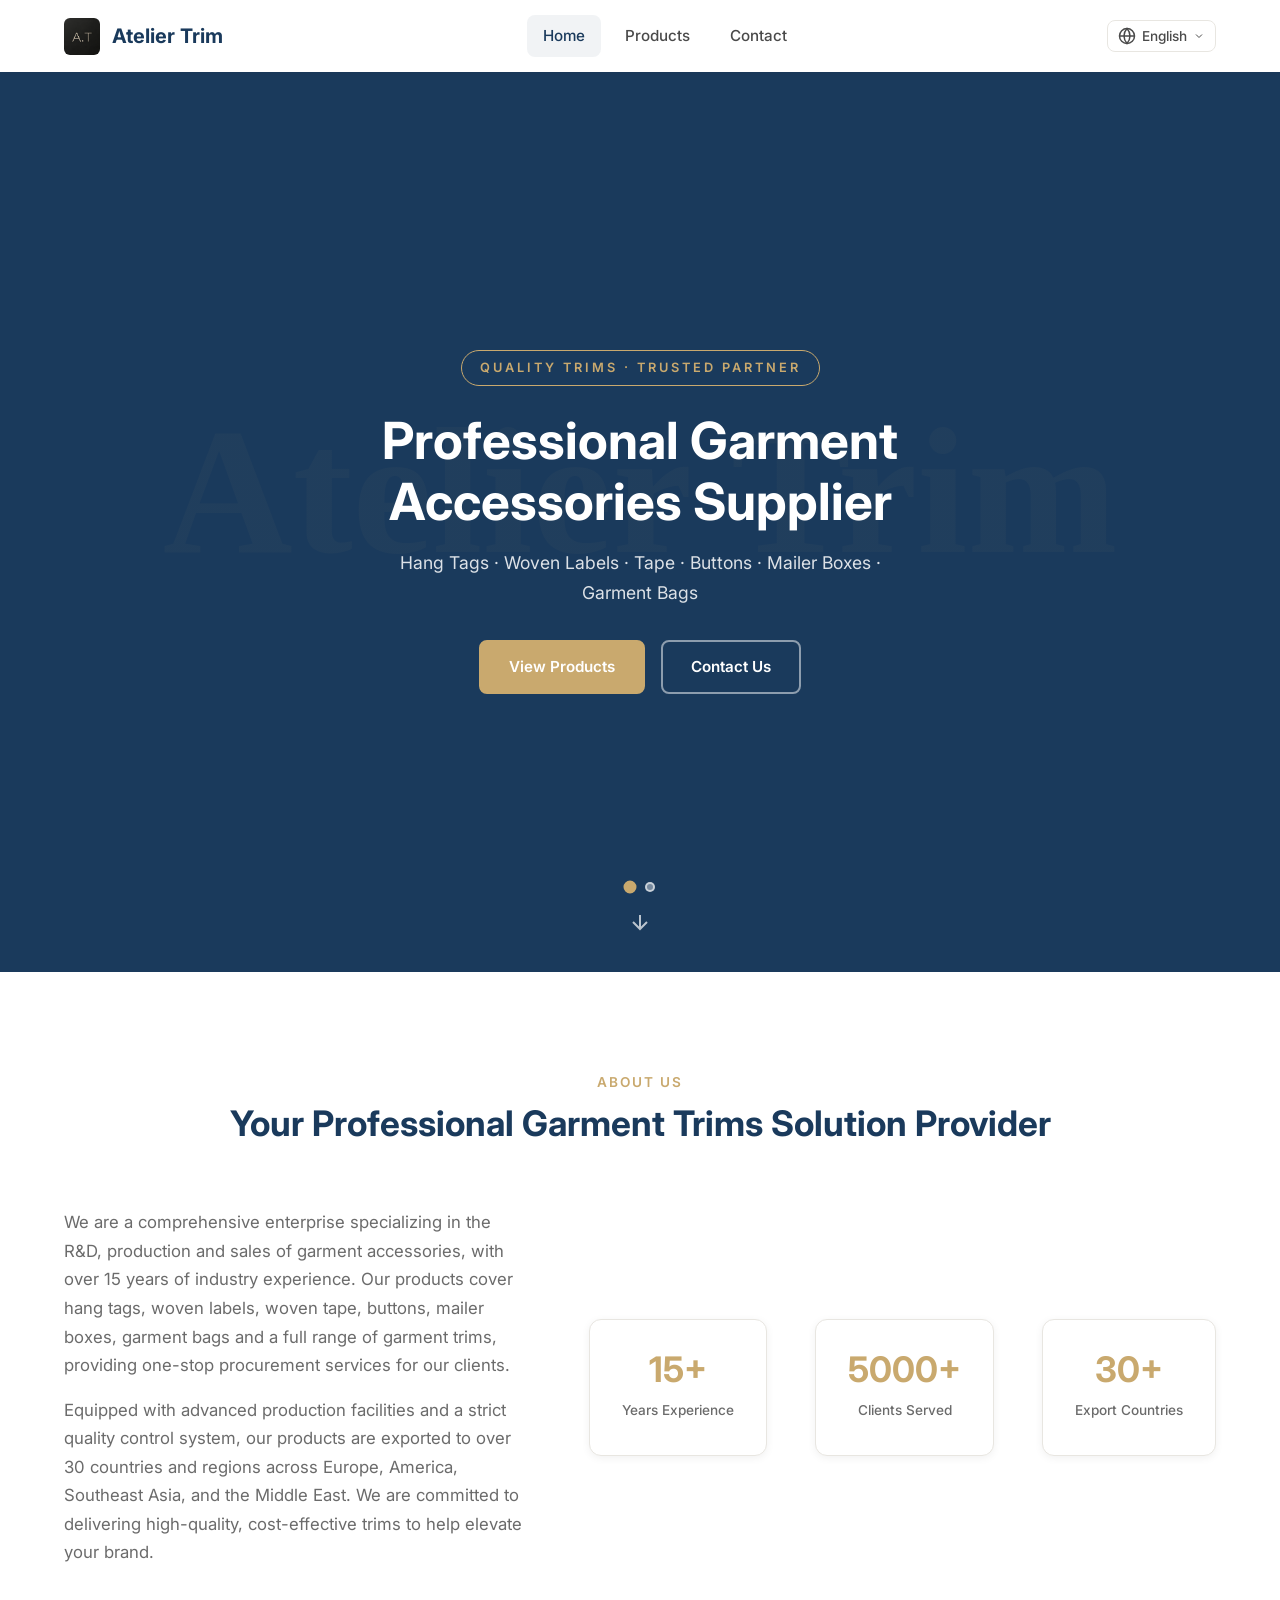
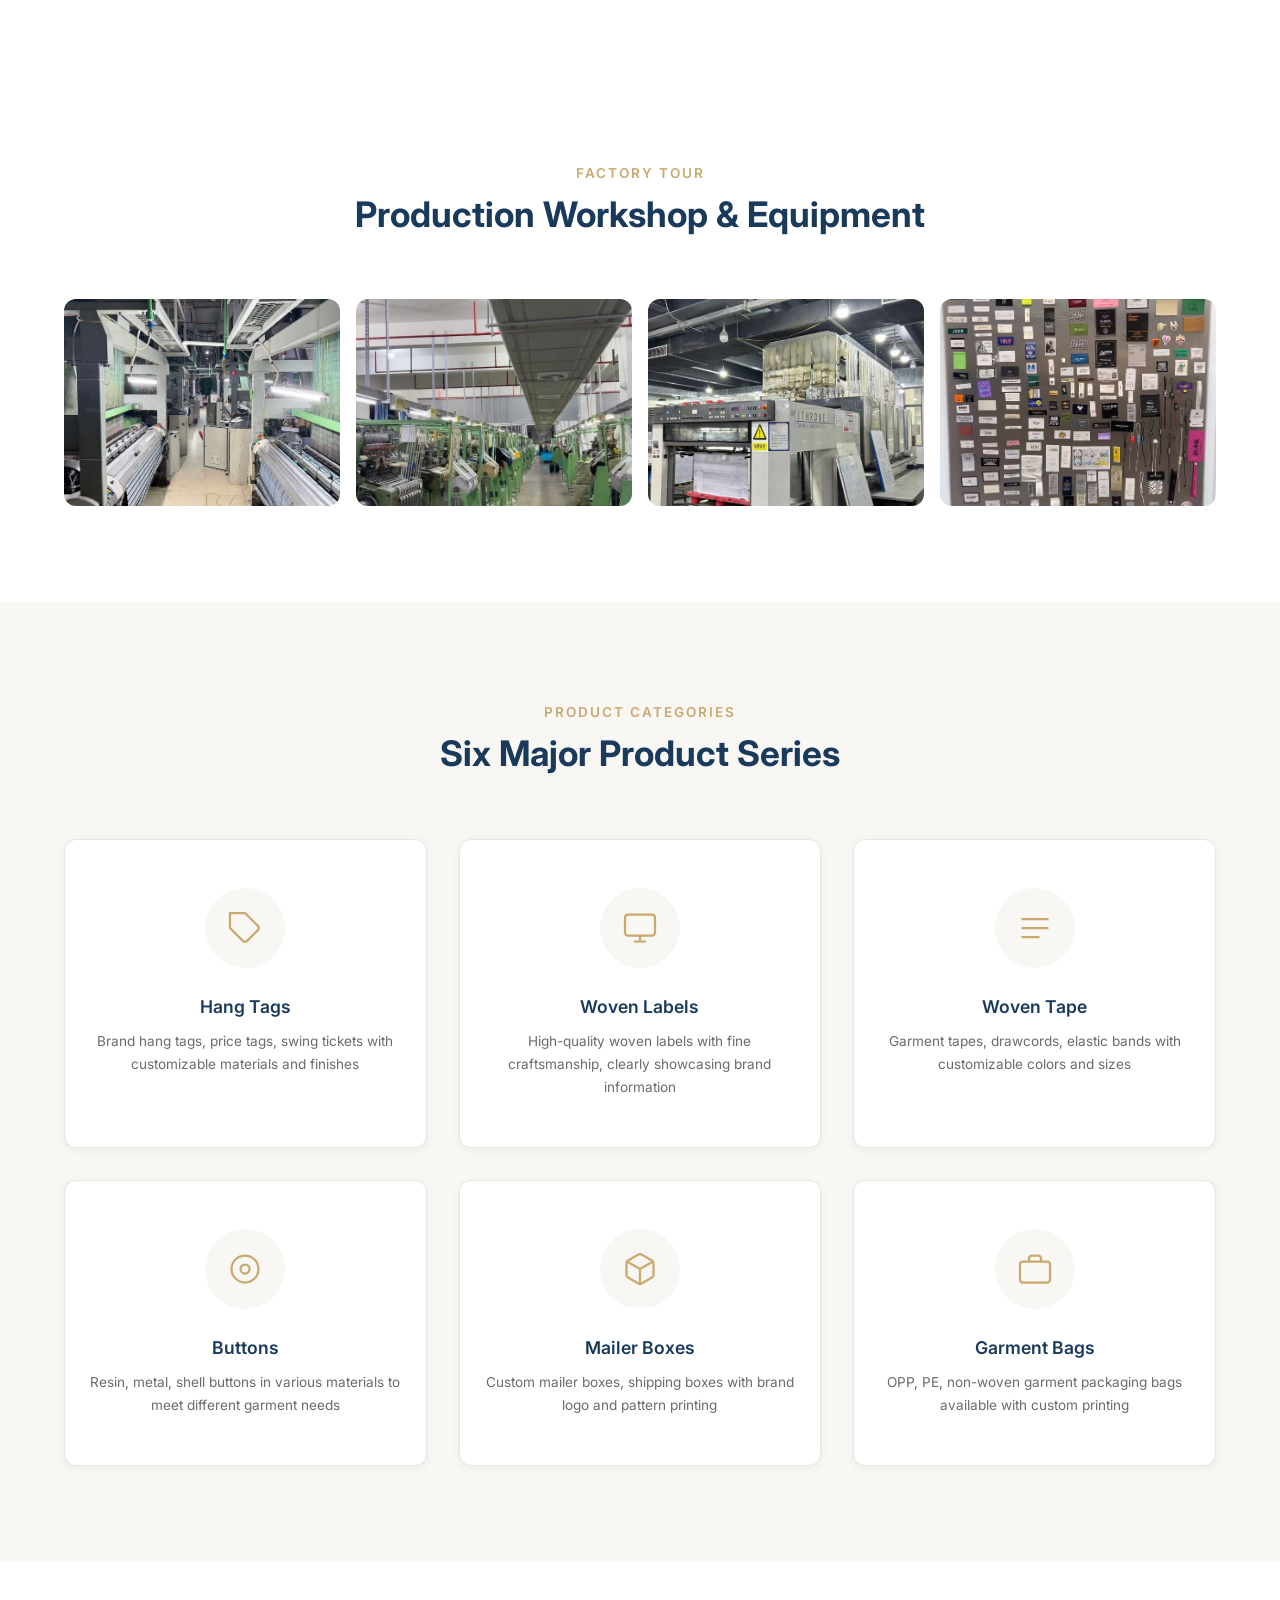
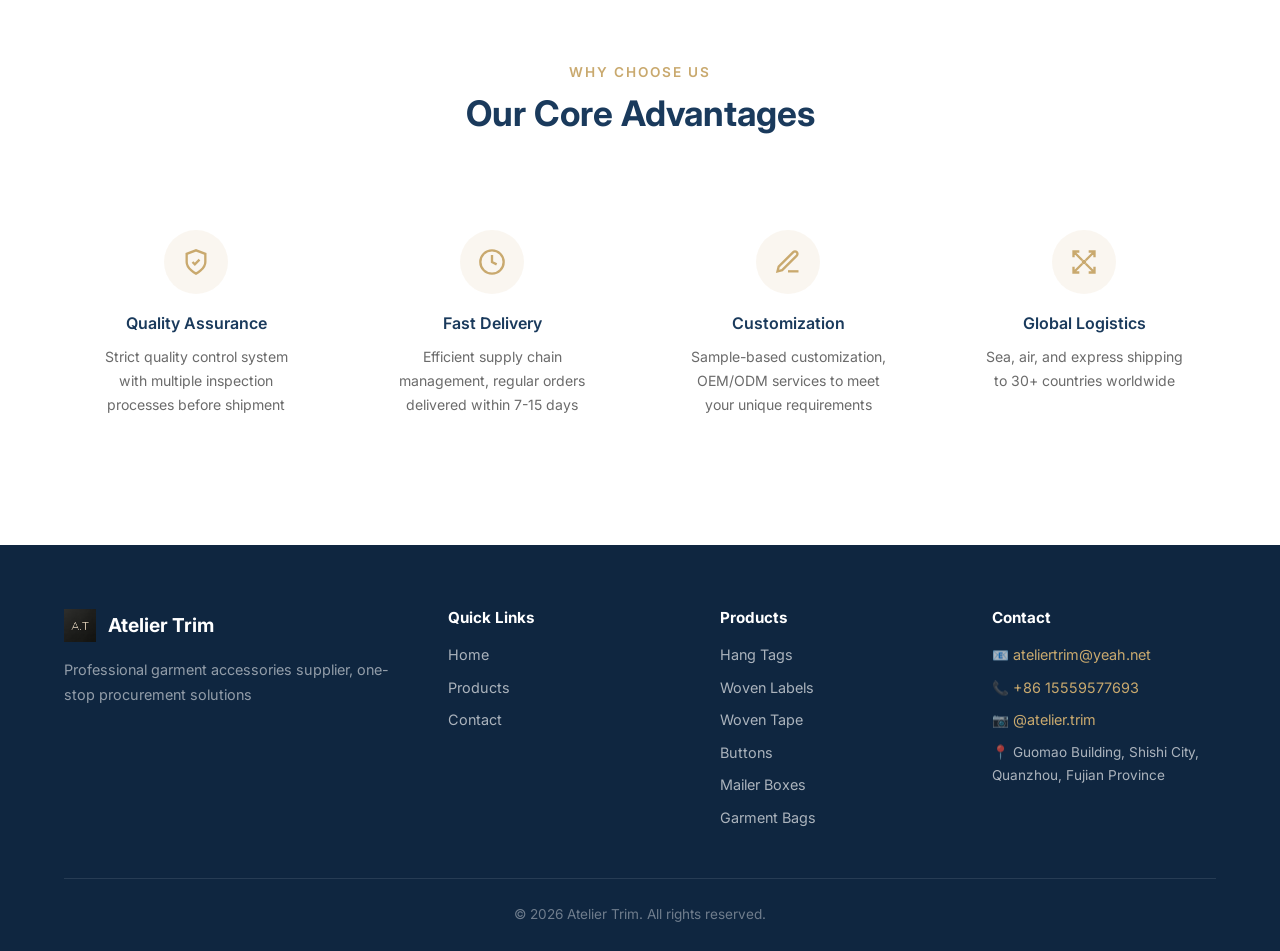
<file: index.html>
<!DOCTYPE html>
<html lang="zh-CN">
<head>
    <meta charset="UTF-8">
    <meta name="viewport" content="width=device-width, initial-scale=1.0">
    <meta name="description" content="Professional Garment Accessories & Trims Supplier - Hang Tags, Woven Labels, Woven Tape, Buttons, Mailer Boxes, Garment Bags">
    <meta name="keywords" content="garment accessories, trims, hang tags, woven labels, buttons, mailer boxes, garment bags, apparel trims">
    <title data-i18n="site.title">专业服装辅料供应商 | Garment Accessories Supplier</title>
    
    <!-- Favicon -->
    <link rel="icon" type="image/svg+xml" href="images/favicon.svg">
    
    <!-- Google Fonts -->
    <link rel="preconnect" href="https://fonts.googleapis.com">
    <link rel="preconnect" href="https://fonts.gstatic.com" crossorigin>
    <link href="https://fonts.googleapis.com/css2?family=Inter:wght@400;500;600;700&family=Noto+Sans+SC:wght@400;500;700&display=swap" rel="stylesheet">
    
    <!-- CSS -->
    <link rel="stylesheet" href="css/style.css">
</head>
<body>
    <!-- ===== HEADER / NAVIGATION ===== -->
    <header class="header" id="header">
        <div class="container header__inner">
            <a href="#home" class="header__logo" data-i18n="nav.logo">
                <img class="header__logo-img" src="images/brand.png" alt="Atelier Trim" width="36" height="36">
                <span class="header__logo-text">Atelier Trim</span>
            </a>
            <nav class="header__nav" id="navMenu">
                <a href="#home" class="header__nav-link active" data-i18n="nav.home" data-page="home">首页</a>
                <a href="#products" class="header__nav-link" data-i18n="nav.products" data-page="products">产品</a>
                <a href="#contact" class="header__nav-link" data-i18n="nav.contact" data-page="contact">联系我们</a>
            </nav>
            <div class="header__actions">
                <!-- Language Switcher -->
                <div class="lang-switcher" id="langSwitcher">
                    <button class="lang-switcher__btn" id="langBtn" aria-label="Switch language">
                        <svg width="18" height="18" viewBox="0 0 24 24" fill="none" stroke="currentColor" stroke-width="2">
                            <circle cx="12" cy="12" r="10"/>
                            <path d="M2 12h20M12 2a15.3 15.3 0 014 10 15.3 15.3 0 01-4 10 15.3 15.3 0 01-4-10 15.3 15.3 0 014-10z"/>
                        </svg>
                        <span id="currentLangLabel">中文</span>
                        <svg width="12" height="12" viewBox="0 0 24 24" fill="none" stroke="currentColor" stroke-width="2">
                            <path d="M6 9l6 6 6-6"/>
                        </svg>
                    </button>
                    <ul class="lang-switcher__dropdown" id="langDropdown">
                        <li><a href="#" data-lang="zh">🇨🇳 中文</a></li>
                        <li><a href="#" data-lang="en">🇺🇸 English</a></li>
                        <li><a href="#" data-lang="es">🇪🇸 Español</a></li>
                        <li><a href="#" data-lang="ar">🇸🇦 العربية</a></li>
                    </ul>
                </div>
                <!-- Mobile Menu Toggle -->
                <button class="header__menu-toggle" id="menuToggle" aria-label="Menu">
                    <span></span><span></span><span></span>
                </button>
            </div>
        </div>
    </header>

    <!-- ===== MAIN CONTENT ===== -->
    <main id="app">
        <!-- Page: Home -->
        <section class="page page--home active" id="page-home">
            <!-- Hero Section -->
            <section class="hero" id="hero">
                <div class="hero__slider" id="heroSlider">
                    <div class="hero__slide active" style="background-image: linear-gradient(rgba(26,58,92,0.75), rgba(26,58,92,0.7)), url('data:image/svg+xml,<svg xmlns=%22http://www.w3.org/2000/svg%22 width=%221200%22 height=%22600%22><rect fill=%22%231a3a5c%22 width=%221200%22 height=%22600%22/><text x=%22600%22 y=%22320%22 text-anchor=%22middle%22 fill=%22%23c9a96e22%22 font-size=%22120%22 font-weight=%22700%22>Atelier Trim</text></svg>')">
                        <div class="hero__content container">
                            <span class="hero__badge" data-i18n="hero.badge">专业辅料 · 品质之选</span>
                            <h1 class="hero__title" data-i18n="hero.title">专业服装辅料供应商</h1>
                            <p class="hero__subtitle" data-i18n="hero.subtitle">吊牌 · 织唛 · 织带 · 纽扣 · 飞机盒 · 服装袋</p>
                            <div class="hero__cta">
                                <a href="#products" class="btn btn--primary" data-i18n="hero.viewProducts">查看产品</a>
                                <a href="#contact" class="btn btn--outline" data-i18n="hero.contactUs">联系我们</a>
                            </div>
                        </div>
                    </div>
                    <div class="hero__slide" style="background-image: linear-gradient(rgba(26,58,92,0.75), rgba(26,58,92,0.7)), url('data:image/svg+xml,<svg xmlns=%22http://www.w3.org/2000/svg%22 width=%221200%22 height=%22600%22><rect fill=%22%232a4a6c%22 width=%221200%22 height=%22600%22/><text x=%22600%22 y=%22320%22 text-anchor=%22middle%22 fill=%22%23c9a96e22%22 font-size=%22100%22 font-weight=%22700%22>Atelier Trim</text></svg>')">
                        <div class="hero__content container">
                            <span class="hero__badge" data-i18n="hero.badge2">定制生产 · 全球交付</span>
                            <h1 class="hero__title" data-i18n="hero.title2">定制您的品牌辅料</h1>
                            <p class="hero__subtitle" data-i18n="hero.subtitle2">从设计到交付，一站式辅料解决方案</p>
                            <div class="hero__cta">
                                <a href="#products" class="btn btn--primary" data-i18n="hero.viewProducts">查看产品</a>
                                <a href="#contact" class="btn btn--outline" data-i18n="hero.contactUs">联系我们</a>
                            </div>
                        </div>
                    </div>
                </div>
                <div class="hero__dots" id="heroDots">
                    <button class="hero__dot active" data-slide="0"></button>
                    <button class="hero__dot" data-slide="1"></button>
                </div>
                <div class="hero__scroll-indicator">
                    <svg width="24" height="24" viewBox="0 0 24 24" fill="none" stroke="white" stroke-width="2">
                        <path d="M12 5v14M5 12l7 7 7-7"/>
                    </svg>
                </div>
            </section>

            <!-- About Section -->
            <section class="about section" id="about">
                <div class="container">
                    <div class="section__header">
                        <span class="section__label" data-i18n="about.label">关于我们</span>
                        <h2 class="section__title" data-i18n="about.title">专业的服装辅料解决方案提供商</h2>
                    </div>
                    <div class="about__content">
                        <div class="about__text">
                            <p data-i18n="about.p1">我们是一家专注于服装辅料研发、生产和销售的综合性企业，拥有超过15年的行业经验。我们的产品涵盖吊牌、织唛、织带、纽扣、飞机盒、服装袋等全系列服装辅料。</p>
                            <p data-i18n="about.p2">公司拥有先进的生产设备和严格的质量控制体系，产品远销欧美、东南亚、中东等全球30多个国家和地区。我们致力于为客户提供高品质、高性价比的一站式辅料采购服务。</p>
                        </div>
                        <div class="about__stats">
                            <div class="about__stat">
                                <span class="about__stat-number">15+</span>
                                <span class="about__stat-label" data-i18n="about.years">年行业经验</span>
                            </div>
                            <div class="about__stat">
                                <span class="about__stat-number">5000+</span>
                                <span class="about__stat-label" data-i18n="about.clients">服务客户</span>
                            </div>
                            <div class="about__stat">
                                <span class="about__stat-number">30+</span>
                                <span class="about__stat-label" data-i18n="about.countries">出口国家</span>
                            </div>
                        </div>
                    </div>
                </div>
            </section>

            <!-- Factory Tour Section -->
            <section class="factory section" id="factory">
                <div class="container">
                    <div class="section__header">
                        <span class="section__label" data-i18n="factory.label">工厂展示</span>
                        <h2 class="section__title" data-i18n="factory.title">生产车间与设备</h2>
                    </div>
                    <div class="factory__grid" id="factoryGrid">
                        <!-- Rendered by JS -->
                    </div>
                </div>
            </section>

            <!-- Product Categories -->
            <section class="categories section section--dark" id="categories">
                <div class="container">
                    <div class="section__header">
                        <span class="section__label" data-i18n="categories.label">产品分类</span>
                        <h2 class="section__title" data-i18n="categories.title">六大产品系列</h2>
                    </div>
                    <div class="categories__grid" id="categoryGrid">
                        <!-- Rendered by JS -->
                    </div>
                </div>
            </section>

            <!-- Advantages -->
            <section class="advantages section" id="advantages">
                <div class="container">
                    <div class="section__header">
                        <span class="section__label" data-i18n="advantages.label">为什么选择我们</span>
                        <h2 class="section__title" data-i18n="advantages.title">我们的核心优势</h2>
                    </div>
                    <div class="advantages__grid" id="advantagesGrid">
                        <!-- Rendered by JS -->
                    </div>
                </div>
            </section>
        </section>

        <!-- Page: Products -->
        <section class="page page--products" id="page-products">
            <section class="products-page section">
                <div class="container">
                    <div class="section__header">
                        <span class="section__label" data-i18n="products.label">产品展示</span>
                        <h2 class="section__title" data-i18n="products.title">全部产品</h2>
                    </div>
                    <!-- Filter Tabs -->
                    <div class="filter-tabs" id="filterTabs">
                        <button class="filter-tab active" data-filter="all" data-i18n="filter.all">全部</button>
                        <button class="filter-tab" data-filter="hangtags" data-i18n="filter.hangtags">吊牌</button>
                        <button class="filter-tab" data-filter="wovenlabels" data-i18n="filter.wovenlabels">织唛</button>
                        <button class="filter-tab" data-filter="woventape" data-i18n="filter.woventape">织带</button>
                        <button class="filter-tab" data-filter="buttons" data-i18n="filter.buttons">纽扣</button>
                        <button class="filter-tab" data-filter="mailerboxes" data-i18n="filter.mailerboxes">飞机盒</button>
                        <button class="filter-tab" data-filter="garmentbags" data-i18n="filter.garmentbags">服装袋</button>
                    </div>
                    <!-- Products Grid -->
                    <div class="products-grid" id="productsGrid">
                        <!-- Rendered by JS -->
                    </div>
                </div>
            </section>
        </section>

        <!-- Page: Contact -->
        <section class="page page--contact" id="page-contact">
            <section class="contact-page section">
                <div class="container">
                    <div class="section__header">
                        <span class="section__label" data-i18n="contact.label">联系我们</span>
                        <h2 class="section__title" data-i18n="contact.title">获取报价与咨询</h2>
                    </div>
                    <div class="contact__layout">
                        <!-- Contact Form -->
                        <div class="contact__form-wrapper">
                            <form class="contact-form" id="contactForm">
                                <div class="form-row">
                                    <div class="form-group">
                                        <label for="name" data-i18n="form.name">姓名 *</label>
                                        <input type="text" id="name" name="name" required placeholder="Your Name">
                                    </div>
                                    <div class="form-group">
                                        <label for="email" data-i18n="form.email">邮箱 *</label>
                                        <input type="email" id="email" name="email" required placeholder="your@email.com">
                                    </div>
                                </div>
                                <div class="form-row">
                                    <div class="form-group">
                                        <label for="phone" data-i18n="form.phone">电话</label>
                                        <input type="tel" id="phone" name="phone" placeholder="+86 138xxxxxxx">
                                    </div>
                                    <div class="form-group">
                                        <label for="company" data-i18n="form.company">公司名称</label>
                                        <input type="text" id="company" name="company" placeholder="Your Company">
                                    </div>
                                </div>
                                <div class="form-group">
                                    <label for="productInterest" data-i18n="form.productInterest">产品意向</label>
                                    <select id="productInterest" name="productInterest">
                                        <option value="" data-i18n="form.selectProduct">请选择产品</option>
                                        <option value="hangtags" data-i18n="filter.hangtags">吊牌</option>
                                        <option value="wovenlabels" data-i18n="filter.wovenlabels">织唛</option>
                                        <option value="woventape" data-i18n="filter.woventape">织带</option>
                                        <option value="buttons" data-i18n="filter.buttons">纽扣</option>
                                        <option value="mailerboxes" data-i18n="filter.mailerboxes">飞机盒</option>
                                        <option value="garmentbags" data-i18n="filter.garmentbags">服装袋</option>
                                    </select>
                                </div>
                                <div class="form-group">
                                    <label for="message" data-i18n="form.message">留言内容 *</label>
                                    <textarea id="message" name="message" rows="5" required placeholder="Please describe your requirements..."></textarea>
                                </div>
                                <button type="submit" class="btn btn--primary btn--block" data-i18n="form.submit">发送询盘</button>
                                <p class="form-feedback" id="formFeedback"></p>
                            </form>
                        </div>
                        <!-- Contact Info -->
                        <div class="contact__info">
                            <div class="contact-info-card">
                                <h3 data-i18n="contact.infoTitle">联系方式</h3>
                                <ul class="contact-info-list">
                                    <li class="contact-info-item">
                                        <svg width="20" height="20" viewBox="0 0 24 24" fill="none" stroke="#c9a96e" stroke-width="2"><path d="M4 4h16c1.1 0 2 .9 2 2v12c0 1.1-.9 2-2 2H4c-1.1 0-2-.9-2-2V6c0-1.1.9-2 2-2z"/><polyline points="22,6 12,13 2,6"/></svg>
                                        <div>
                                            <span class="contact-info-label" data-i18n="contact.email">邮箱</span>
                                            <a href="mailto:ateliertrim@yeah.net" style="color:var(--clr-accent);font-weight:600;text-decoration:underline;">ateliertrim@yeah.net</a>
                                        </div>
                                    </li>
                                    <li class="contact-info-item">
                                        <svg width="20" height="20" viewBox="0 0 24 24" fill="none" stroke="#c9a96e" stroke-width="2"><path d="M22 16.92v3a2 2 0 01-2.18 2 19.79 19.79 0 01-8.63-3.07 19.5 19.5 0 01-6-6 19.79 19.79 0 01-3.07-8.67A2 2 0 014.11 2h3a2 2 0 012 1.72c.127.96.361 1.903.7 2.81a2 2 0 01-.45 2.11L8.09 9.91a16 16 0 006 6l1.27-1.27a2 2 0 012.11-.45c.907.339 1.85.573 2.81.7A2 2 0 0122 16.92z"/></svg>
                                        <div>
                                            <span class="contact-info-label" data-i18n="contact.phone">电话</span>
                                            <a href="tel:+8615559577693" style="color:var(--clr-accent);font-weight:600;text-decoration:underline;">+86 15559577693</a>
                                        </div>
                                    </li>
                                    <li class="contact-info-item">
                                        <svg width="20" height="20" viewBox="0 0 24 24" fill="none" stroke="#c9a96e" stroke-width="2"><path d="M21 10c0 7-9 13-9 13s-9-6-9-13a9 9 0 0118 0z"/><circle cx="12" cy="10" r="3"/></svg>
                                        <div>
                                            <span class="contact-info-label" data-i18n="contact.address">地址</span>
                                            <span>Guomao Building, Shishi City, Quanzhou, Fujian Province</span>
                                        </div>
                                    </li>
                                    <li class="contact-info-item">
                                        <svg width="20" height="20" viewBox="0 0 24 24" fill="none" stroke="#c9a96e" stroke-width="2"><path d="M20.59 13.41l-7.17 7.17a2 2 0 01-2.83 0L2 12V2h10l8.59 8.59a2 2 0 010 2.82z"/><line x1="7" y1="7" x2="7.01" y2="7"/></svg>
                                        <div>
                                            <span class="contact-info-label">WhatsApp</span>
                                            <a href="https://wa.me/8615559577693" target="_blank" style="color:#25D366;font-weight:600;text-decoration:underline;">Chat on WhatsApp</a>
                                        </div>
                                    </li>
                                    <li class="contact-info-item">
                                        <svg width="20" height="20" viewBox="0 0 24 24" fill="none" stroke="#E1306C" stroke-width="2"><rect x="2" y="2" width="20" height="20" rx="5"/><circle cx="12" cy="12" r="5"/><circle cx="17.5" cy="6.5" r="1.5" fill="#E1306C"/></svg>
                                        <div>
                                            <span class="contact-info-label">Instagram</span>
                                            <a href="https://instagram.com/atelier.trim" target="_blank" style="color:#E1306C;font-weight:600;text-decoration:underline;">@atelier.trim</a>
                                        </div>
                                    </li>
                                </ul>
                            </div>
                            <!-- Working Hours -->
                            <div class="contact-info-card">
                                <h3 data-i18n="contact.hours">工作时间</h3>
                                <p data-i18n="contact.hoursText">周一至周五：9:00 - 18:00（北京时间）<br>我们将在24小时内回复您的询盘</p>
                            </div>
                        </div>
                    </div>
                </div>
            </section>
        </section>
    </main>

    <!-- ===== FOOTER ===== -->
    <footer class="footer" id="footer">
        <div class="container">
            <div class="footer__grid">
                <div class="footer__col footer__col--brand">
                    <div class="footer__logo">
                        <img src="images/brand.png" alt="Atelier Trim" width="32" height="32">
                        <span>Atelier Trim</span>
                    </div>
                    <p data-i18n="footer.desc">专业服装辅料供应商，一站式采购解决方案</p>
                </div>
                <div class="footer__col">
                    <h4 data-i18n="footer.quickLinks">快速链接</h4>
                    <ul>
                        <li><a href="#home" data-i18n="nav.home">首页</a></li>
                        <li><a href="#products" data-i18n="nav.products">产品</a></li>
                        <li><a href="#contact" data-i18n="nav.contact">联系我们</a></li>
                    </ul>
                </div>
                <div class="footer__col">
                    <h4 data-i18n="footer.products">产品分类</h4>
                    <ul>
                        <li><a href="#products" data-i18n="filter.hangtags">吊牌</a></li>
                        <li><a href="#products" data-i18n="filter.wovenlabels">织唛</a></li>
                        <li><a href="#products" data-i18n="filter.woventape">织带</a></li>
                        <li><a href="#products" data-i18n="filter.buttons">纽扣</a></li>
                        <li><a href="#products" data-i18n="filter.mailerboxes">飞机盒</a></li>
                        <li><a href="#products" data-i18n="filter.garmentbags">服装袋</a></li>
                    </ul>
                </div>
                <div class="footer__col">
                    <h4 data-i18n="footer.contact">联系方式</h4>
                    <ul class="footer__contact-list">
                        <li>📧 <a href="mailto:ateliertrim@yeah.net" style="color:var(--clr-accent);">ateliertrim@yeah.net</a></li>
                        <li>📞 <a href="tel:+8615559577693" style="color:var(--clr-accent);">+86 15559577693</a></li>
                        <li>📷 <a href="https://instagram.com/atelier.trim" target="_blank" style="color:var(--clr-accent);">@atelier.trim</a></li>
                        <li>📍 Guomao Building, Shishi City, Quanzhou, Fujian Province</li>
                    </ul>
                </div>
            </div>
            <div class="footer__bottom">
                <p>&copy; 2026 Atelier Trim. <span data-i18n="footer.rights">All rights reserved.</span></p>
            </div>
        </div>
    </footer>

    <!-- ===== Product Detail Modal ===== -->
    <div class="modal" id="productModal">
        <div class="modal__overlay" id="modalOverlay"></div>
        <div class="modal__content" id="modalContent">
            <button class="modal__close" id="modalClose">&times;</button>
            <div class="modal__body" id="modalBody">
                <!-- Rendered by JS -->
            </div>
        </div>
    </div>

    <!-- ===== Inquiry Modal ===== -->
    <div class="modal" id="inquiryModal">
        <div class="modal__overlay" id="inquiryOverlay"></div>
        <div class="modal__content modal__content--sm">
            <button class="modal__close" id="inquiryClose">&times;</button>
            <div class="modal__body">
                <h3 data-i18n="inquiry.title">快速询价</h3>
                <form class="contact-form" id="inquiryForm">
                    <input type="hidden" id="inquiryProduct" name="product">
                    <div class="form-group">
                        <label for="inqName" data-i18n="form.name">姓名 *</label>
                        <input type="text" id="inqName" name="name" required placeholder="Your Name">
                    </div>
                    <div class="form-group">
                        <label for="inqEmail" data-i18n="form.email">邮箱 *</label>
                        <input type="email" id="inqEmail" name="email" required placeholder="your@email.com">
                    </div>
                    <div class="form-group">
                        <label for="inqMessage" data-i18n="form.message">留言内容 *</label>
                        <textarea id="inqMessage" name="message" rows="3" required placeholder="Please describe your requirements..."></textarea>
                    </div>
                    <button type="submit" class="btn btn--primary btn--block" data-i18n="form.submit">发送询盘</button>
                    <p class="form-feedback" id="inquiryFeedback"></p>
                </form>
            </div>
        </div>
    </div>

    <!-- ===== Back to Top ===== -->
    <button class="back-to-top" id="backToTop" aria-label="Back to top">
        <svg width="20" height="20" viewBox="0 0 24 24" fill="none" stroke="currentColor" stroke-width="2">
            <path d="M18 15l-6-6-6 6"/>
        </svg>
    </button>

    <!-- ===== SCRIPTS ===== -->
    <script src="js/i18n.js"></script>
    <script src="js/router.js"></script>
    <script src="js/form.js"></script>
    <script src="js/main.js"></script>
</body>
</html>
</file>
<file: css/style.css>
/* ============================================================
   ACC TRIMS - Garment Accessories Showcase Website
   Main Stylesheet
   ============================================================ */

/* ----- CSS Custom Properties ----- */
:root {
    /* Colors */
    --clr-primary: #1a3a5c;
    --clr-primary-light: #2a5a8c;
    --clr-primary-dark: #0f2640;
    --clr-accent: #c9a96e;
    --clr-accent-light: #dcc08a;
    --clr-accent-dark: #b08948;
    --clr-white: #ffffff;
    --clr-off-white: #f8f7f4;
    --clr-light-gray: #e8e6e1;
    --clr-gray: #8c8c8c;
    --clr-dark-gray: #4a4a4a;
    --clr-text: #2c2c2c;
    --clr-text-light: #6b6b6b;
    --clr-success: #2d8a56;
    --clr-error: #c0392b;
    --clr-overlay: rgba(0, 0, 0, 0.55);

    /* Typography */
    --font-body: 'Inter', 'Noto Sans SC', -apple-system, BlinkMacSystemFont, 'Segoe UI', sans-serif;
    --font-heading: 'Inter', 'Noto Sans SC', -apple-system, BlinkMacSystemFont, 'Segoe UI', sans-serif;

    /* Spacing */
    --spacing-xs: 0.5rem;
    --spacing-sm: 0.75rem;
    --spacing-md: 1rem;
    --spacing-lg: 1.5rem;
    --spacing-xl: 2rem;
    --spacing-2xl: 3rem;
    --spacing-3xl: 4rem;
    --spacing-4xl: 6rem;

    /* Layout */
    --container-max: 1200px;
    --header-height: 72px;
    --border-radius: 8px;
    --border-radius-lg: 12px;

    /* Shadows */
    --shadow-sm: 0 2px 8px rgba(0, 0, 0, 0.06);
    --shadow-md: 0 4px 20px rgba(0, 0, 0, 0.1);
    --shadow-lg: 0 8px 40px rgba(0, 0, 0, 0.12);
    --shadow-xl: 0 16px 60px rgba(0, 0, 0, 0.15);

    /* Transitions */
    --transition-fast: 0.2s ease;
    --transition-base: 0.3s ease;
    --transition-slow: 0.5s ease;
}

/* ----- Reset & Base ----- */
*,
*::before,
*::after {
    margin: 0;
    padding: 0;
    box-sizing: border-box;
}

html {
    scroll-behavior: smooth;
    scroll-padding-top: var(--header-height);
}

body {
    font-family: var(--font-body);
    font-size: 16px;
    line-height: 1.7;
    color: var(--clr-text);
    background-color: var(--clr-white);
    -webkit-font-smoothing: antialiased;
    -moz-osx-font-smoothing: grayscale;
    overflow-x: hidden;
}

img {
    max-width: 100%;
    height: auto;
    display: block;
}

a {
    color: inherit;
    text-decoration: none;
    transition: color var(--transition-fast);
}

ul {
    list-style: none;
}

button {
    cursor: pointer;
    border: none;
    background: none;
    font-family: inherit;
    font-size: inherit;
}

input,
select,
textarea {
    font-family: inherit;
    font-size: inherit;
}

/* ----- Typography ----- */
h1, h2, h3, h4, h5, h6 {
    font-family: var(--font-heading);
    font-weight: 700;
    line-height: 1.2;
    color: var(--clr-primary);
}

h1 { font-size: clamp(2rem, 5vw, 3.2rem); }
h2 { font-size: clamp(1.5rem, 4vw, 2.2rem); }
h3 { font-size: clamp(1.15rem, 2.5vw, 1.4rem); }
h4 { font-size: 1.1rem; }

/* ----- Container ----- */
.container {
    width: 100%;
    max-width: var(--container-max);
    margin: 0 auto;
    padding: 0 var(--spacing-lg);
}

/* ----- Section ----- */
.section {
    padding: var(--spacing-4xl) 0;
}

.section--dark {
    background-color: var(--clr-off-white);
}

.section__header {
    text-align: center;
    margin-bottom: var(--spacing-3xl);
}

.section__label {
    display: inline-block;
    font-size: 0.85rem;
    font-weight: 600;
    text-transform: uppercase;
    letter-spacing: 2px;
    color: var(--clr-accent);
    margin-bottom: var(--spacing-xs);
}

.section__title {
    color: var(--clr-primary);
}

/* ===== HEADER / NAVIGATION ===== */
.header {
    position: fixed;
    top: 0;
    left: 0;
    width: 100%;
    height: var(--header-height);
    background: rgba(255, 255, 255, 0.95);
    backdrop-filter: blur(10px);
    -webkit-backdrop-filter: blur(10px);
    box-shadow: var(--shadow-sm);
    z-index: 1000;
    transition: background var(--transition-base), box-shadow var(--transition-base);
}

.header--scrolled {
    box-shadow: var(--shadow-md);
}

.header__inner {
    display: flex;
    align-items: center;
    justify-content: space-between;
    height: 100%;
}

.header__logo {
    display: flex;
    align-items: center;
    gap: var(--spacing-sm);
    font-weight: 700;
    font-size: 1.25rem;
    color: var(--clr-primary);
    flex-shrink: 0;
}

.header__logo-icon,
.header__logo-img {
    flex-shrink: 0;
    border-radius: 6px;
    object-fit: contain;
}

.header__nav {
    display: flex;
    align-items: center;
    gap: var(--spacing-xs);
}

.header__nav-link {
    padding: var(--spacing-xs) var(--spacing-md);
    font-weight: 500;
    font-size: 0.95rem;
    color: var(--clr-dark-gray);
    border-radius: var(--border-radius);
    transition: color var(--transition-fast), background var(--transition-fast);
}

.header__nav-link:hover,
.header__nav-link.active {
    color: var(--clr-primary);
    background: rgba(26, 58, 92, 0.06);
}

.header__actions {
    display: flex;
    align-items: center;
    gap: var(--spacing-md);
}

/* Language Switcher */
.lang-switcher {
    position: relative;
}

.lang-switcher__btn {
    display: flex;
    align-items: center;
    gap: 6px;
    padding: 6px 10px;
    border-radius: var(--border-radius);
    font-size: 0.85rem;
    font-weight: 500;
    color: var(--clr-dark-gray);
    border: 1px solid var(--clr-light-gray);
    transition: all var(--transition-fast);
}

.lang-switcher__btn:hover {
    border-color: var(--clr-accent);
    color: var(--clr-primary);
}

.lang-switcher__btn svg:first-child {
    flex-shrink: 0;
}

.lang-switcher__dropdown {
    position: absolute;
    top: calc(100% + 6px);
    right: 0;
    min-width: 170px;
    background: var(--clr-white);
    border-radius: var(--border-radius);
    box-shadow: var(--shadow-lg);
    padding: var(--spacing-xs) 0;
    opacity: 0;
    visibility: hidden;
    transform: translateY(-8px);
    transition: all var(--transition-fast);
    z-index: 100;
}

.lang-switcher__dropdown.active {
    opacity: 1;
    visibility: visible;
    transform: translateY(0);
}

.lang-switcher__dropdown a {
    display: block;
    padding: 8px 16px;
    font-size: 0.9rem;
    font-weight: 500;
    color: var(--clr-text);
    transition: background var(--transition-fast);
}

.lang-switcher__dropdown a:hover {
    background: var(--clr-off-white);
    color: var(--clr-primary);
}

/* Mobile Menu Toggle */
.header__menu-toggle {
    display: none;
    flex-direction: column;
    gap: 5px;
    padding: 8px;
}

.header__menu-toggle span {
    display: block;
    width: 24px;
    height: 2px;
    background: var(--clr-primary);
    border-radius: 2px;
    transition: all var(--transition-fast);
}

.header__menu-toggle.active span:nth-child(1) {
    transform: rotate(45deg) translate(5px, 5px);
}

.header__menu-toggle.active span:nth-child(2) {
    opacity: 0;
}

.header__menu-toggle.active span:nth-child(3) {
    transform: rotate(-45deg) translate(5px, -5px);
}

/* ===== BUTTONS ===== */
.btn {
    display: inline-flex;
    align-items: center;
    justify-content: center;
    gap: var(--spacing-xs);
    padding: 12px 28px;
    font-weight: 600;
    font-size: 0.95rem;
    border-radius: var(--border-radius);
    transition: all var(--transition-fast);
    text-align: center;
    cursor: pointer;
    border: 2px solid transparent;
}

.btn--primary {
    background: var(--clr-accent);
    color: var(--clr-white);
    border-color: var(--clr-accent);
}

.btn--primary:hover {
    background: var(--clr-accent-dark);
    border-color: var(--clr-accent-dark);
    transform: translateY(-2px);
    box-shadow: var(--shadow-md);
}

.btn--outline {
    background: transparent;
    color: var(--clr-white);
    border-color: rgba(255, 255, 255, 0.5);
}

.btn--outline:hover {
    background: var(--clr-white);
    color: var(--clr-primary);
    border-color: var(--clr-white);
    transform: translateY(-2px);
}

.btn--block {
    width: 100%;
}

.btn--sm {
    padding: 8px 16px;
    font-size: 0.85rem;
}

/* ===== HERO ===== */
.hero {
    position: relative;
    height: 100vh;
    min-height: 600px;
    overflow: hidden;
    margin-top: 0;
}

.hero__slider {
    height: 100%;
    position: relative;
}

.hero__slide {
    position: absolute;
    inset: 0;
    background-size: cover;
    background-position: center;
    display: flex;
    align-items: center;
    opacity: 0;
    transition: opacity 0.8s ease;
}

.hero__slide.active {
    opacity: 1;
}

.hero__content {
    text-align: center;
    color: var(--clr-white);
    animation: fadeInUp 0.8s ease forwards;
}

.hero__badge {
    display: inline-block;
    padding: 6px 18px;
    font-size: 0.8rem;
    font-weight: 600;
    letter-spacing: 3px;
    text-transform: uppercase;
    border: 1px solid var(--clr-accent);
    color: var(--clr-accent);
    border-radius: 50px;
    margin-bottom: var(--spacing-lg);
}

.hero__title {
    color: var(--clr-white);
    margin-bottom: var(--spacing-md);
    max-width: 700px;
    margin-left: auto;
    margin-right: auto;
}

.hero__subtitle {
    font-size: 1.1rem;
    color: rgba(255, 255, 255, 0.85);
    margin-bottom: var(--spacing-xl);
    max-width: 550px;
    margin-left: auto;
    margin-right: auto;
}

.hero__cta {
    display: flex;
    gap: var(--spacing-md);
    justify-content: center;
    flex-wrap: wrap;
}

.hero__dots {
    position: absolute;
    bottom: 80px;
    left: 50%;
    transform: translateX(-50%);
    display: flex;
    gap: 10px;
}

.hero__dot {
    width: 10px;
    height: 10px;
    border-radius: 50%;
    background: rgba(255, 255, 255, 0.4);
    border: 2px solid rgba(255, 255, 255, 0.6);
    transition: all var(--transition-fast);
}

.hero__dot.active {
    background: var(--clr-accent);
    border-color: var(--clr-accent);
    transform: scale(1.3);
}

.hero__scroll-indicator {
    position: absolute;
    bottom: 30px;
    left: 50%;
    transform: translateX(-50%);
    animation: bounceDown 2s infinite;
    opacity: 0.7;
}

/* ===== ABOUT ===== */
.about__content {
    display: grid;
    grid-template-columns: 1fr auto;
    gap: var(--spacing-3xl);
    align-items: center;
}

.about__text p {
    font-size: 1.05rem;
    color: var(--clr-text-light);
    margin-bottom: var(--spacing-md);
}

.about__text p:last-child {
    margin-bottom: 0;
}

.about__stats {
    display: flex;
    gap: var(--spacing-2xl);
    flex-shrink: 0;
}

.about__stat {
    text-align: center;
    padding: var(--spacing-xl);
    background: var(--clr-white);
    border-radius: var(--border-radius-lg);
    box-shadow: var(--shadow-sm);
    border: 1px solid var(--clr-light-gray);
}

.about__stat-number {
    display: block;
    font-size: 2.2rem;
    font-weight: 700;
    color: var(--clr-accent);
    line-height: 1;
    margin-bottom: var(--spacing-xs);
}

.about__stat-label {
    font-size: 0.85rem;
    color: var(--clr-text-light);
    font-weight: 500;
}

/* ===== CATEGORIES GRID ===== */
.categories__grid {
    display: grid;
    grid-template-columns: repeat(3, 1fr);
    gap: var(--spacing-xl);
}

.category-card {
    position: relative;
    display: block;
    background: var(--clr-white);
    border-radius: var(--border-radius-lg);
    overflow: hidden;
    box-shadow: var(--shadow-sm);
    border: 1px solid var(--clr-light-gray);
    transition: all var(--transition-base);
    cursor: pointer;
    text-align: center;
    padding: var(--spacing-2xl) var(--spacing-lg);
}

.category-card:hover {
    transform: translateY(-6px);
    box-shadow: var(--shadow-lg);
    border-color: var(--clr-accent);
}

.category-card__icon {
    width: 80px;
    height: 80px;
    margin: 0 auto var(--spacing-lg);
    background: var(--clr-off-white);
    border-radius: 50%;
    display: flex;
    align-items: center;
    justify-content: center;
    transition: background var(--transition-fast);
}

.category-card:hover .category-card__icon {
    background: rgba(201, 169, 110, 0.15);
}

.category-card__icon svg {
    width: 36px;
    height: 36px;
    stroke: var(--clr-accent);
}

.category-card__name {
    font-weight: 600;
    font-size: 1.1rem;
    color: var(--clr-primary);
    margin-bottom: var(--spacing-xs);
}

.category-card__desc {
    font-size: 0.85rem;
    color: var(--clr-text-light);
}

/* ===== FACTORY TOUR ===== */
.factory__grid {
    display: grid;
    grid-template-columns: repeat(4, 1fr);
    gap: var(--spacing-md);
}

.factory__item {
    position: relative;
    border-radius: var(--border-radius-lg);
    overflow: hidden;
    cursor: pointer;
    aspect-ratio: 4 / 3;
    background: var(--clr-off-white);
    transition: all var(--transition-base);
}

.factory__item:hover {
    transform: translateY(-4px);
    box-shadow: var(--shadow-lg);
}

.factory__item:hover .factory__item-overlay {
    opacity: 1;
}

.factory__item--large {
    grid-column: span 2;
    grid-row: span 2;
    aspect-ratio: auto;
}

.factory__item-image {
    width: 100%;
    height: 100%;
    object-fit: cover;
    transition: transform 0.5s ease;
}

.factory__item:hover .factory__item-image {
    transform: scale(1.06);
}

.factory__item-placeholder {
    width: 100%;
    height: 100%;
    display: flex;
    flex-direction: column;
    align-items: center;
    justify-content: center;
    gap: 8px;
    background: linear-gradient(135deg, var(--clr-off-white) 0%, var(--clr-light-gray) 100%);
    color: var(--clr-gray);
    font-size: 0.9rem;
    padding: var(--spacing-lg);
}

.factory__item-placeholder svg {
    width: 40px;
    height: 40px;
    stroke: var(--clr-accent);
    opacity: 0.6;
}

.factory__item-overlay {
    position: absolute;
    inset: 0;
    background: linear-gradient(to top, rgba(26, 58, 92, 0.8) 0%, transparent 60%);
    display: flex;
    align-items: flex-end;
    padding: var(--spacing-lg);
    opacity: 0;
    transition: opacity var(--transition-base);
}

.factory__item-caption {
    color: var(--clr-white);
    font-weight: 600;
    font-size: 0.95rem;
}

/* Lightbox */
.factory-lightbox {
    position: fixed;
    inset: 0;
    z-index: 3000;
    background: rgba(0, 0, 0, 0.9);
    display: flex;
    align-items: center;
    justify-content: center;
    opacity: 0;
    visibility: hidden;
    transition: all var(--transition-base);
    cursor: pointer;
}

.factory-lightbox.active {
    opacity: 1;
    visibility: visible;
}

.factory-lightbox__img {
    max-width: 90%;
    max-height: 85vh;
    border-radius: var(--border-radius);
    box-shadow: var(--shadow-xl);
}

.factory-lightbox__caption {
    position: absolute;
    bottom: 30px;
    left: 50%;
    transform: translateX(-50%);
    color: var(--clr-white);
    font-size: 1rem;
    font-weight: 500;
    background: rgba(0,0,0,0.5);
    padding: 8px 20px;
    border-radius: 50px;
}

.factory-lightbox__close {
    position: absolute;
    top: 20px;
    right: 20px;
    width: 44px;
    height: 44px;
    font-size: 1.8rem;
    color: var(--clr-white);
    background: rgba(255,255,255,0.15);
    border-radius: 50%;
    display: flex;
    align-items: center;
    justify-content: center;
    transition: background var(--transition-fast);
}

.factory-lightbox__close:hover {
    background: rgba(255,255,255,0.3);
}

/* ===== ADVANTAGES ===== */
.advantages__grid {
    display: grid;
    grid-template-columns: repeat(4, 1fr);
    gap: var(--spacing-xl);
}

.advantage-card {
    text-align: center;
    padding: var(--spacing-xl);
}

.advantage-card__icon {
    width: 64px;
    height: 64px;
    margin: 0 auto var(--spacing-md);
    background: rgba(201, 169, 110, 0.1);
    border-radius: 50%;
    display: flex;
    align-items: center;
    justify-content: center;
}

.advantage-card__icon svg {
    width: 28px;
    height: 28px;
    stroke: var(--clr-accent);
}

.advantage-card__title {
    font-weight: 600;
    font-size: 1rem;
    color: var(--clr-primary);
    margin-bottom: var(--spacing-xs);
}

.advantage-card__desc {
    font-size: 0.88rem;
    color: var(--clr-text-light);
}

/* ===== PAGE SYSTEM ===== */
.page {
    display: none;
    padding-top: var(--header-height);
}

.page.active {
    display: block;
}

/* ===== PRODUCTS PAGE ===== */
.filter-tabs {
    display: flex;
    flex-wrap: wrap;
    justify-content: center;
    gap: var(--spacing-sm);
    margin-bottom: var(--spacing-2xl);
}

.filter-tab {
    padding: 8px 20px;
    font-weight: 500;
    font-size: 0.9rem;
    border-radius: 50px;
    color: var(--clr-dark-gray);
    background: var(--clr-off-white);
    transition: all var(--transition-fast);
    border: 1px solid transparent;
}

.filter-tab:hover {
    color: var(--clr-primary);
    background: var(--clr-light-gray);
}

.filter-tab.active {
    color: var(--clr-white);
    background: var(--clr-accent);
    border-color: var(--clr-accent);
}

.products-grid {
    display: grid;
    grid-template-columns: repeat(3, 1fr);
    gap: var(--spacing-xl);
}

.product-card {
    background: var(--clr-white);
    border-radius: var(--border-radius-lg);
    overflow: hidden;
    box-shadow: var(--shadow-sm);
    border: 1px solid var(--clr-light-gray);
    transition: all var(--transition-base);
}

.product-card:hover {
    transform: translateY(-4px);
    box-shadow: var(--shadow-lg);
    border-color: var(--clr-accent);
}

.product-card__image {
    position: relative;
    height: 260px;
    background: var(--clr-off-white);
    display: flex;
    align-items: center;
    justify-content: center;
    overflow: hidden;
    cursor: pointer;
}

.product-card__image img {
    width: 100%;
    height: 100%;
    object-fit: cover;
    transition: transform 0.5s ease;
}

.product-card:hover .product-card__image img {
    transform: scale(1.06);
}

.product-card__image--placeholder {
    width: 100%;
    height: 100%;
    display: flex;
    flex-direction: column;
    align-items: center;
    justify-content: center;
    gap: 8px;
    color: var(--clr-gray);
    font-size: 0.85rem;
    padding: var(--spacing-xl);
    background: linear-gradient(135deg, var(--clr-off-white) 0%, var(--clr-light-gray) 100%);
}

.product-card__body {
    padding: var(--spacing-lg);
}

.product-card__name {
    font-weight: 600;
    font-size: 1.05rem;
    color: var(--clr-primary);
    margin-bottom: var(--spacing-xs);
}

.product-card__desc {
    font-size: 0.85rem;
    color: var(--clr-text-light);
    margin-bottom: var(--spacing-md);
    display: -webkit-box;
    -webkit-line-clamp: 2;
    -webkit-box-orient: vertical;
    overflow: hidden;
}

.product-card__actions {
    display: flex;
    gap: var(--spacing-sm);
}

.product-card__actions .btn {
    flex: 1;
    padding: 8px 16px;
    font-size: 0.85rem;
}

/* ===== CONTACT PAGE ===== */
.contact__layout {
    display: grid;
    grid-template-columns: 1.2fr 0.8fr;
    gap: var(--spacing-3xl);
    align-items: start;
}

/* Contact Form */
.contact-form {
    background: var(--clr-white);
    padding: var(--spacing-2xl);
    border-radius: var(--border-radius-lg);
    box-shadow: var(--shadow-sm);
    border: 1px solid var(--clr-light-gray);
}

.form-row {
    display: grid;
    grid-template-columns: 1fr 1fr;
    gap: var(--spacing-md);
}

.form-group {
    margin-bottom: var(--spacing-md);
}

.form-group label {
    display: block;
    font-weight: 500;
    font-size: 0.9rem;
    margin-bottom: 6px;
    color: var(--clr-primary);
}

.form-group input,
.form-group select,
.form-group textarea {
    width: 100%;
    padding: 10px 14px;
    border: 1px solid var(--clr-light-gray);
    border-radius: var(--border-radius);
    font-size: 0.95rem;
    color: var(--clr-text);
    background: var(--clr-white);
    transition: border-color var(--transition-fast), box-shadow var(--transition-fast);
}

.form-group input:focus,
.form-group select:focus,
.form-group textarea:focus {
    outline: none;
    border-color: var(--clr-accent);
    box-shadow: 0 0 0 3px rgba(201, 169, 110, 0.15);
}

.form-group input::placeholder,
.form-group textarea::placeholder {
    color: #bbb;
}

.form-feedback {
    margin-top: var(--spacing-sm);
    font-size: 0.9rem;
    font-weight: 500;
    text-align: center;
}

.form-feedback.success {
    color: var(--clr-success);
}

.form-feedback.error {
    color: var(--clr-error);
}

/* Contact Info */
.contact-info-card {
    background: var(--clr-white);
    padding: var(--spacing-xl);
    border-radius: var(--border-radius-lg);
    box-shadow: var(--shadow-sm);
    border: 1px solid var(--clr-light-gray);
    margin-bottom: var(--spacing-lg);
}

.contact-info-card h3 {
    margin-bottom: var(--spacing-lg);
    font-size: 1.1rem;
}

.contact-info-card p {
    color: var(--clr-text-light);
    font-size: 0.92rem;
    line-height: 1.8;
}

.contact-info-list {
    display: flex;
    flex-direction: column;
    gap: var(--spacing-md);
}

.contact-info-item {
    display: flex;
    gap: var(--spacing-sm);
    align-items: flex-start;
}

.contact-info-item svg {
    flex-shrink: 0;
    margin-top: 2px;
}

.contact-info-item span {
    display: block;
    font-size: 0.92rem;
    color: var(--clr-text);
}

.contact-info-label {
    font-weight: 600;
    font-size: 0.78rem !important;
    color: var(--clr-text-light) !important;
    text-transform: uppercase;
    letter-spacing: 1px;
    margin-bottom: 2px;
}

/* ===== MODAL ===== */
.modal {
    position: fixed;
    inset: 0;
    z-index: 2000;
    display: flex;
    align-items: center;
    justify-content: center;
    opacity: 0;
    visibility: hidden;
    transition: all var(--transition-base);
}

.modal.active {
    opacity: 1;
    visibility: visible;
}

.modal__overlay {
    position: absolute;
    inset: 0;
    background: var(--clr-overlay);
}

.modal__content {
    position: relative;
    background: var(--clr-white);
    border-radius: var(--border-radius-lg);
    width: 92%;
    max-width: 900px;
    max-height: 90vh;
    overflow-y: auto;
    box-shadow: var(--shadow-xl);
    transform: translateY(20px);
    transition: transform var(--transition-base);
}

.modal.active .modal__content {
    transform: translateY(0);
}

.modal__content--sm {
    max-width: 500px;
}

.modal__close {
    position: absolute;
    top: 12px;
    right: 12px;
    z-index: 10;
    width: 40px;
    height: 40px;
    font-size: 1.5rem;
    color: var(--clr-gray);
    background: var(--clr-white);
    border-radius: 50%;
    display: flex;
    align-items: center;
    justify-content: center;
    transition: all var(--transition-fast);
    box-shadow: var(--shadow-sm);
}

.modal__close:hover {
    color: var(--clr-text);
    background: var(--clr-off-white);
}

.modal__body {
    padding: var(--spacing-2xl) var(--spacing-xl) var(--spacing-xl);
}

/* Product Detail in Modal */
.product-detail {
    display: grid;
    grid-template-columns: 1fr 1fr;
    gap: var(--spacing-2xl);
}

.product-detail__image {
    border-radius: var(--border-radius);
    overflow: hidden;
    background: var(--clr-off-white);
    min-height: 300px;
    display: flex;
    align-items: center;
    justify-content: center;
}

.product-detail__image .product-card__image--placeholder {
    min-height: 380px;
    font-size: 1.15rem;
    padding: var(--spacing-3xl) var(--spacing-2xl);
    gap: 12px;
}

.product-detail__info h2 {
    margin-bottom: var(--spacing-xs);
}

.product-detail__category {
    display: inline-block;
    font-size: 0.8rem;
    color: var(--clr-accent);
    font-weight: 600;
    text-transform: uppercase;
    letter-spacing: 2px;
    margin-bottom: var(--spacing-md);
}

.product-detail__desc {
    color: var(--clr-text-light);
    line-height: 1.7;
    margin-bottom: var(--spacing-lg);
}

.product-detail__specs {
    margin-bottom: var(--spacing-lg);
}

.product-detail__specs h4 {
    font-size: 0.95rem;
    margin-bottom: var(--spacing-sm);
}

.specs-table {
    width: 100%;
    border-collapse: collapse;
}

.specs-table th,
.specs-table td {
    padding: 8px 12px;
    font-size: 0.88rem;
    border-bottom: 1px solid var(--clr-light-gray);
    text-align: left;
}

.specs-table th {
    font-weight: 600;
    color: var(--clr-primary);
    width: 35%;
    white-space: nowrap;
}

.specs-table td {
    color: var(--clr-text-light);
}

/* ===== FOOTER ===== */
.footer {
    background: var(--clr-primary-dark);
    color: rgba(255, 255, 255, 0.8);
    padding: var(--spacing-3xl) 0 var(--spacing-lg);
}

.footer__grid {
    display: grid;
    grid-template-columns: 1.5fr 1fr 1fr 1fr;
    gap: var(--spacing-2xl);
    margin-bottom: var(--spacing-2xl);
}

.footer__col h4 {
    color: var(--clr-white);
    margin-bottom: var(--spacing-md);
    font-size: 0.95rem;
}

.footer__col ul {
    display: flex;
    flex-direction: column;
    gap: 8px;
}

.footer__col li,
.footer__col a {
    font-size: 0.9rem;
    color: rgba(255, 255, 255, 0.65);
    transition: color var(--transition-fast);
}

.footer__col a:hover {
    color: var(--clr-accent);
}

.footer__logo {
    display: flex;
    align-items: center;
    gap: var(--spacing-sm);
    font-weight: 700;
    font-size: 1.2rem;
    color: var(--clr-white);
    margin-bottom: var(--spacing-md);
}

.footer__col--brand p {
    font-size: 0.9rem;
    color: rgba(255, 255, 255, 0.55);
}

.footer__contact-list li {
    font-size: 0.85rem;
}

.footer__bottom {
    padding-top: var(--spacing-lg);
    border-top: 1px solid rgba(255, 255, 255, 0.1);
    text-align: center;
    font-size: 0.85rem;
    color: rgba(255, 255, 255, 0.4);
}

/* ===== BACK TO TOP ===== */
.back-to-top {
    position: fixed;
    bottom: 30px;
    right: 30px;
    width: 44px;
    height: 44px;
    background: var(--clr-primary);
    color: var(--clr-white);
    border-radius: 50%;
    display: flex;
    align-items: center;
    justify-content: center;
    box-shadow: var(--shadow-md);
    opacity: 0;
    visibility: hidden;
    transform: translateY(10px);
    transition: all var(--transition-fast);
    z-index: 900;
}

.back-to-top.visible {
    opacity: 1;
    visibility: visible;
    transform: translateY(0);
}

.back-to-top:hover {
    background: var(--clr-accent);
    transform: translateY(-3px);
}

/* ===== ANIMATIONS ===== */
@keyframes fadeInUp {
    from {
        opacity: 0;
        transform: translateY(30px);
    }
    to {
        opacity: 1;
        transform: translateY(0);
    }
}

@keyframes bounceDown {
    0%, 20%, 50%, 80%, 100% {
        transform: translateX(-50%) translateY(0);
    }
    40% {
        transform: translateX(-50%) translateY(8px);
    }
    60% {
        transform: translateX(-50%) translateY(4px);
    }
}

/* Scroll Reveal */
.reveal {
    opacity: 0;
    transform: translateY(30px);
    transition: all 0.7s ease;
}

.reveal.revealed {
    opacity: 1;
    transform: translateY(0);
}

/* ===== RESPONSIVE ===== */

/* Tablet (< 1024px) */
@media (max-width: 1024px) {
    :root {
        --header-height: 64px;
        --spacing-4xl: 4rem;
        --spacing-3xl: 3rem;
    }

    .categories__grid,
    .products-grid {
        grid-template-columns: repeat(2, 1fr);
    }

    .advantages__grid {
        grid-template-columns: repeat(2, 1fr);
    }

    .factory__grid {
        grid-template-columns: repeat(2, 1fr);
    }

    .factory__item--large {
        grid-column: span 2;
        grid-row: span 1;
    }

    .about__content {
        grid-template-columns: 1fr;
    }

    .about__stats {
        justify-content: center;
    }

    .contact__layout {
        grid-template-columns: 1fr;
    }

    .footer__grid {
        grid-template-columns: repeat(2, 1fr);
    }

    .product-detail {
        grid-template-columns: 1fr;
    }

    .product-detail__image {
        min-height: 200px;
    }
}

/* Mobile (< 768px) */
@media (max-width: 768px) {
    :root {
        --header-height: 60px;
        --spacing-4xl: 3rem;
        --spacing-3xl: 2rem;
        --spacing-2xl: 1.5rem;
        --spacing-xl: 1.25rem;
    }

    .header__nav {
        position: fixed;
        top: var(--header-height);
        left: 0;
        width: 100%;
        flex-direction: column;
        background: var(--clr-white);
        padding: var(--spacing-md);
        box-shadow: var(--shadow-md);
        opacity: 0;
        visibility: hidden;
        transform: translateY(-10px);
        transition: all var(--transition-fast);
    }

    .header__nav.active {
        opacity: 1;
        visibility: visible;
        transform: translateY(0);
    }

    .header__nav-link {
        width: 100%;
        text-align: center;
        padding: var(--spacing-sm);
    }

    .header__menu-toggle {
        display: flex;
    }

    .categories__grid,
    .products-grid {
        grid-template-columns: 1fr;
        gap: var(--spacing-md);
    }

    .advantages__grid {
        grid-template-columns: 1fr;
    }

    .factory__grid {
        grid-template-columns: 1fr;
        gap: var(--spacing-sm);
    }

    .factory__item--large {
        grid-column: span 1;
        grid-row: span 1;
    }

    .about__stats {
        flex-direction: column;
        align-items: center;
    }

    .hero {
        min-height: 500px;
    }

    .hero__title {
        font-size: 1.6rem;
    }

    .hero__subtitle {
        font-size: 0.95rem;
    }

    .hero__cta {
        flex-direction: column;
        align-items: center;
    }

    .hero__cta .btn {
        width: 80%;
    }

    .form-row {
        grid-template-columns: 1fr;
    }

    .footer__grid {
        grid-template-columns: 1fr;
        gap: var(--spacing-xl);
    }

    .filter-tabs {
        gap: 6px;
    }

    .filter-tab {
        font-size: 0.8rem;
        padding: 6px 14px;
    }

    .lang-switcher__btn span#currentLangLabel {
        display: none;
    }

    .modal__content {
        width: 95%;
        max-height: 85vh;
    }

    .modal__body {
        padding: var(--spacing-xl) var(--spacing-md) var(--spacing-lg);
    }
}

/* Small Mobile (< 480px) */
@media (max-width: 480px) {
    .hero__cta .btn {
        width: 100%;
    }

    .product-card__actions {
        flex-direction: column;
    }

    .product-card__image {
        height: 200px;
    }
}
</file>
